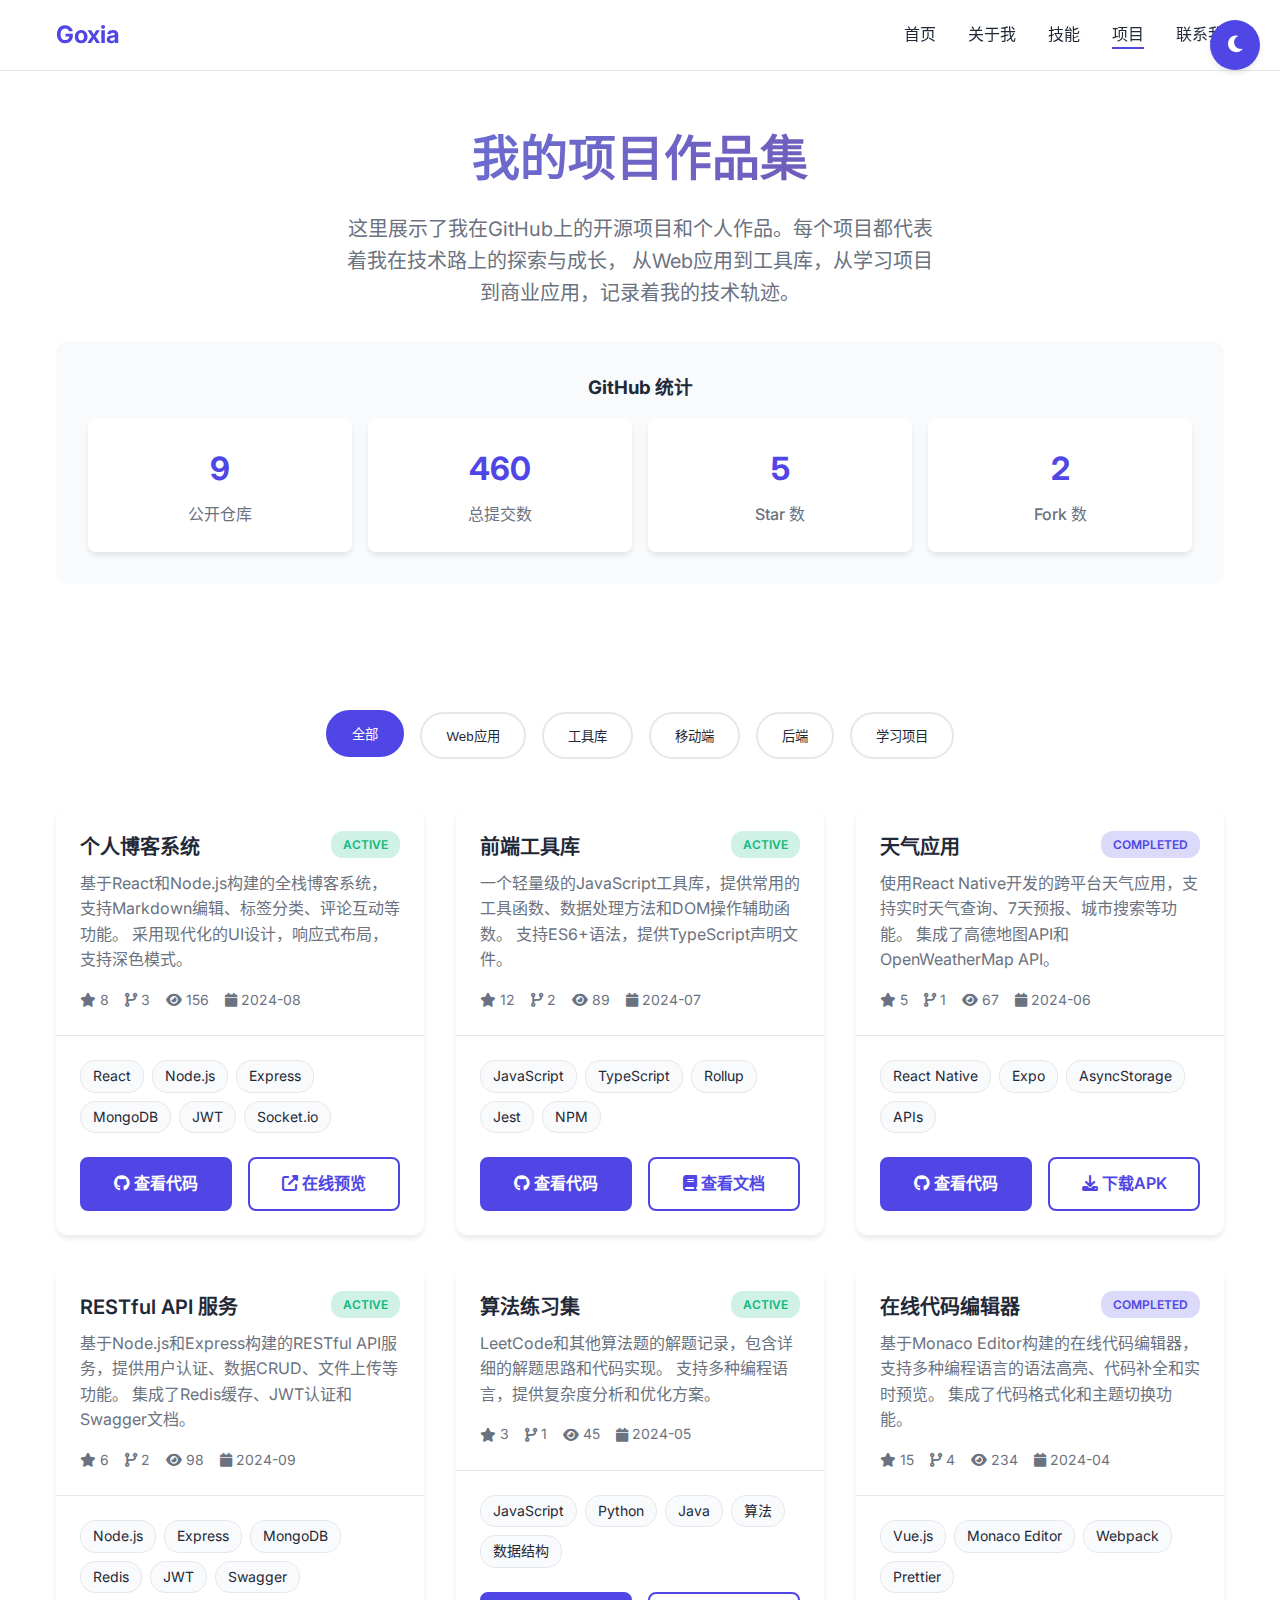
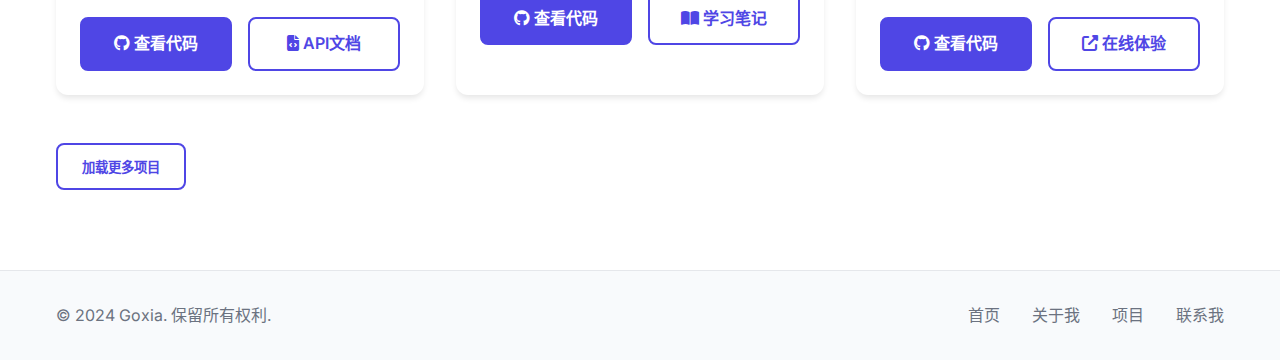
<file: projects.html>
<!DOCTYPE html>
<html lang="zh-CN">
<head>
    <meta charset="UTF-8">
    <meta name="viewport" content="width=device-width, initial-scale=1.0">
    <meta name="description" content="Goxia的项目展示 - 查看我的开源项目和作品集">
    <meta name="keywords" content="Goxia, 项目展示, GitHub, 开源项目, 作品集">
    <meta name="author" content="Goxia">
    
    <!-- Open Graph Meta Tags -->
    <meta property="og:title" content="Goxia - 项目展示">
    <meta property="og:description" content="查看Goxia的所有项目和开源作品">
    <meta property="og:type" content="website">
    <meta property="og:url" content="https://goxia.github.io/projects.html">
    
    <title>项目展示 - Goxia</title>
    
    <!-- Favicon -->
    <link rel="icon" type="image/x-icon" href="favicon.ico">
    
    <!-- CSS -->
    <link rel="stylesheet" href="styles.css">
    
    <!-- Font Awesome for icons -->
    <link rel="stylesheet" href="https://cdnjs.cloudflare.com/ajax/libs/font-awesome/6.4.0/css/all.min.css">
    
    <!-- Google Fonts -->
    <link rel="preconnect" href="https://fonts.googleapis.com">
    <link rel="preconnect" href="https://fonts.gstatic.com" crossorigin>
    <link href="https://fonts.googleapis.com/css2?family=Inter:wght@300;400;500;600;700&display=swap" rel="stylesheet">
    
    <style>
        /* 项目页面特定样式 */
        .projects-hero {
            background: var(--bg-primary);
            padding: 120px 0 80px;
            text-align: center;
        }
        
        .projects-hero h1 {
            font-size: 3rem;
            margin-bottom: 1rem;
            background: var(--gradient-primary);
            background-clip: text;
            -webkit-background-clip: text;
            -webkit-text-fill-color: transparent;
        }
        
        .projects-hero p {
            font-size: 1.25rem;
            color: var(--text-secondary);
            max-width: 600px;
            margin: 0 auto 2rem;
        }
        
        .filter-tabs {
            display: flex;
            justify-content: center;
            gap: 1rem;
            margin-bottom: 3rem;
            flex-wrap: wrap;
        }
        
        .filter-tab {
            padding: 0.75rem 1.5rem;
            border: 2px solid var(--border-color);
            border-radius: 25px;
            background: transparent;
            color: var(--text-primary);
            cursor: pointer;
            transition: all var(--transition-normal);
            font-weight: 500;
        }
        
        .filter-tab.active,
        .filter-tab:hover {
            background: var(--accent-primary);
            color: white;
            border-color: var(--accent-primary);
            transform: translateY(-2px);
        }
        
        .projects-container {
            padding: 0 0 80px;
        }
        
        .projects-grid-full {
            display: grid;
            grid-template-columns: repeat(auto-fit, minmax(350px, 1fr));
            gap: 2rem;
            margin-bottom: 3rem;
        }
        
        .project-card-detailed {
            background: var(--bg-primary);
            border-radius: 12px;
            overflow: hidden;
            box-shadow: var(--shadow);
            transition: all var(--transition-normal);
            opacity: 1;
            transform: scale(1);
        }
        
        .project-card-detailed.hidden {
            opacity: 0;
            transform: scale(0.8);
            pointer-events: none;
        }
        
        .project-card-detailed:hover {
            transform: translateY(-10px) scale(1.02);
            box-shadow: var(--shadow-lg);
        }
        
        .project-header {
            padding: 1.5rem;
            border-bottom: 1px solid var(--border-color);
        }
        
        .project-title-row {
            display: flex;
            justify-content: space-between;
            align-items: flex-start;
            margin-bottom: 0.5rem;
        }
        
        .project-title {
            font-size: 1.25rem;
            font-weight: 600;
            color: var(--text-primary);
            margin: 0;
        }
        
        .project-status {
            padding: 0.25rem 0.75rem;
            border-radius: 12px;
            font-size: 0.75rem;
            font-weight: 600;
            text-transform: uppercase;
        }
        
        .status-active {
            background: rgba(16, 185, 129, 0.2);
            color: var(--accent-secondary);
        }
        
        .status-completed {
            background: rgba(79, 70, 229, 0.2);
            color: var(--accent-primary);
        }
        
        .status-archived {
            background: rgba(107, 114, 128, 0.2);
            color: var(--text-secondary);
        }
        
        .project-description {
            color: var(--text-secondary);
            line-height: 1.6;
            margin-bottom: 1rem;
        }
        
        .project-stats {
            display: flex;
            gap: 1rem;
            font-size: 0.875rem;
            color: var(--text-secondary);
        }
        
        .stat-item {
            display: flex;
            align-items: center;
            gap: 0.25rem;
        }
        
        .project-body {
            padding: 1.5rem;
        }
        
        .tech-stack {
            display: flex;
            flex-wrap: wrap;
            gap: 0.5rem;
            margin-bottom: 1.5rem;
        }
        
        .tech-tag {
            background: var(--bg-secondary);
            color: var(--text-primary);
            padding: 0.25rem 0.75rem;
            border-radius: 15px;
            font-size: 0.875rem;
            border: 1px solid var(--border-color);
        }
        
        .project-links {
            display: flex;
            gap: 1rem;
        }
        
        .project-link-btn {
            flex: 1;
            padding: 0.75rem;
            border-radius: 8px;
            text-decoration: none;
            font-weight: 600;
            text-align: center;
            transition: all var(--transition-normal);
            border: 2px solid var(--accent-primary);
        }
        
        .link-primary {
            background: var(--accent-primary);
            color: white;
        }
        
        .link-primary:hover {
            background: var(--accent-secondary);
            transform: translateY(-2px);
        }
        
        .link-secondary {
            background: transparent;
            color: var(--accent-primary);
        }
        
        .link-secondary:hover {
            background: var(--accent-primary);
            color: white;
        }
        
        .github-stats {
            background: var(--bg-secondary);
            padding: 2rem;
            border-radius: 12px;
            margin-bottom: 3rem;
            text-align: center;
        }
        
        .stats-grid {
            display: grid;
            grid-template-columns: repeat(auto-fit, minmax(200px, 1fr));
            gap: 1rem;
            margin-top: 1rem;
        }
        
        .stat-card {
            background: var(--bg-primary);
            padding: 1.5rem;
            border-radius: 8px;
            box-shadow: var(--shadow);
        }
        
        .stat-number {
            font-size: 2rem;
            font-weight: 700;
            color: var(--accent-primary);
            margin-bottom: 0.5rem;
        }
        
        .stat-label {
            color: var(--text-secondary);
            font-weight: 500;
        }
        
        @media (max-width: 768px) {
            .projects-hero h1 {
                font-size: 2.5rem;
            }
            
            .filter-tabs {
                justify-content: flex-start;
                overflow-x: auto;
                padding-bottom: 0.5rem;
            }
            
            .filter-tab {
                white-space: nowrap;
                flex-shrink: 0;
            }
            
            .projects-grid-full {
                grid-template-columns: 1fr;
            }
            
            .project-links {
                flex-direction: column;
            }
        }
    </style>
</head>
<body>
    <!-- 主题切换按钮 -->
    <button class="theme-toggle" id="themeToggle" aria-label="切换主题">
        <i class="fas fa-sun"></i>
    </button>

    <!-- 导航栏 -->
    <nav class="navbar">
        <div class="nav-container">
            <div class="nav-logo">
                <a href="index.html">Goxia</a>
            </div>
            <ul class="nav-menu">
                <li class="nav-item">
                    <a href="index.html" class="nav-link">首页</a>
                </li>
                <li class="nav-item">
                    <a href="index.html#about" class="nav-link">关于我</a>
                </li>
                <li class="nav-item">
                    <a href="index.html#skills" class="nav-link">技能</a>
                </li>
                <li class="nav-item">
                    <a href="#" class="nav-link active">项目</a>
                </li>
                <li class="nav-item">
                    <a href="index.html#contact" class="nav-link">联系我</a>
                </li>
            </ul>
            <div class="hamburger">
                <span class="bar"></span>
                <span class="bar"></span>
                <span class="bar"></span>
            </div>
        </div>
    </nav>

    <!-- 主要内容 -->
    <main>
        <!-- 项目页面头部 -->
        <section class="projects-hero">
            <div class="container">
                <h1>我的项目作品集</h1>
                <p>
                    这里展示了我在GitHub上的开源项目和个人作品。每个项目都代表着我在技术路上的探索与成长，
                    从Web应用到工具库，从学习项目到商业应用，记录着我的技术轨迹。
                </p>
                
                <!-- GitHub统计 -->
                <div class="github-stats">
                    <h3>GitHub 统计</h3>
                    <div class="stats-grid">
                        <div class="stat-card">
                            <div class="stat-number" data-target="25">0</div>
                            <div class="stat-label">公开仓库</div>
                        </div>
                        <div class="stat-card">
                            <div class="stat-number" data-target="1250">0</div>
                            <div class="stat-label">总提交数</div>
                        </div>
                        <div class="stat-card">
                            <div class="stat-number" data-target="15">0</div>
                            <div class="stat-label">Star 数</div>
                        </div>
                        <div class="stat-card">
                            <div class="stat-number" data-target="8">0</div>
                            <div class="stat-label">Fork 数</div>
                        </div>
                    </div>
                </div>
            </div>
        </section>

        <!-- 项目展示 -->
        <section class="projects-container">
            <div class="container">
                <!-- 筛选标签 -->
                <div class="filter-tabs">
                    <button class="filter-tab active" data-filter="all">全部</button>
                    <button class="filter-tab" data-filter="web">Web应用</button>
                    <button class="filter-tab" data-filter="tool">工具库</button>
                    <button class="filter-tab" data-filter="mobile">移动端</button>
                    <button class="filter-tab" data-filter="backend">后端</button>
                    <button class="filter-tab" data-filter="learning">学习项目</button>
                </div>

                <!-- 项目网格 -->
                <div class="projects-grid-full" id="projectsGrid">
                    <!-- Web应用项目 -->
                    <div class="project-card-detailed" data-category="web">
                        <div class="project-header">
                            <div class="project-title-row">
                                <h3 class="project-title">个人博客系统</h3>
                                <span class="project-status status-active">Active</span>
                            </div>
                            <p class="project-description">
                                基于React和Node.js构建的全栈博客系统，支持Markdown编辑、标签分类、评论互动等功能。
                                采用现代化的UI设计，响应式布局，支持深色模式。
                            </p>
                            <div class="project-stats">
                                <div class="stat-item">
                                    <i class="fas fa-star"></i>
                                    <span>8</span>
                                </div>
                                <div class="stat-item">
                                    <i class="fas fa-code-branch"></i>
                                    <span>3</span>
                                </div>
                                <div class="stat-item">
                                    <i class="fas fa-eye"></i>
                                    <span>156</span>
                                </div>
                                <div class="stat-item">
                                    <i class="fas fa-calendar"></i>
                                    <span>2024-08</span>
                                </div>
                            </div>
                        </div>
                        <div class="project-body">
                            <div class="tech-stack">
                                <span class="tech-tag">React</span>
                                <span class="tech-tag">Node.js</span>
                                <span class="tech-tag">Express</span>
                                <span class="tech-tag">MongoDB</span>
                                <span class="tech-tag">JWT</span>
                                <span class="tech-tag">Socket.io</span>
                            </div>
                            <div class="project-links">
                                <a href="#" class="project-link-btn link-primary" target="_blank">
                                    <i class="fab fa-github"></i> 查看代码
                                </a>
                                <a href="#" class="project-link-btn link-secondary" target="_blank">
                                    <i class="fas fa-external-link-alt"></i> 在线预览
                                </a>
                            </div>
                        </div>
                    </div>

                    <!-- 工具库项目 -->
                    <div class="project-card-detailed" data-category="tool">
                        <div class="project-header">
                            <div class="project-title-row">
                                <h3 class="project-title">前端工具库</h3>
                                <span class="project-status status-active">Active</span>
                            </div>
                            <p class="project-description">
                                一个轻量级的JavaScript工具库，提供常用的工具函数、数据处理方法和DOM操作辅助函数。
                                支持ES6+语法，提供TypeScript声明文件。
                            </p>
                            <div class="project-stats">
                                <div class="stat-item">
                                    <i class="fas fa-star"></i>
                                    <span>12</span>
                                </div>
                                <div class="stat-item">
                                    <i class="fas fa-code-branch"></i>
                                    <span>2</span>
                                </div>
                                <div class="stat-item">
                                    <i class="fas fa-eye"></i>
                                    <span>89</span>
                                </div>
                                <div class="stat-item">
                                    <i class="fas fa-calendar"></i>
                                    <span>2024-07</span>
                                </div>
                            </div>
                        </div>
                        <div class="project-body">
                            <div class="tech-stack">
                                <span class="tech-tag">JavaScript</span>
                                <span class="tech-tag">TypeScript</span>
                                <span class="tech-tag">Rollup</span>
                                <span class="tech-tag">Jest</span>
                                <span class="tech-tag">NPM</span>
                            </div>
                            <div class="project-links">
                                <a href="#" class="project-link-btn link-primary" target="_blank">
                                    <i class="fab fa-github"></i> 查看代码
                                </a>
                                <a href="#" class="project-link-btn link-secondary" target="_blank">
                                    <i class="fas fa-book"></i> 查看文档
                                </a>
                            </div>
                        </div>
                    </div>

                    <!-- 移动端项目 -->
                    <div class="project-card-detailed" data-category="mobile">
                        <div class="project-header">
                            <div class="project-title-row">
                                <h3 class="project-title">天气应用</h3>
                                <span class="project-status status-completed">Completed</span>
                            </div>
                            <p class="project-description">
                                使用React Native开发的跨平台天气应用，支持实时天气查询、7天预报、城市搜索等功能。
                                集成了高德地图API和OpenWeatherMap API。
                            </p>
                            <div class="project-stats">
                                <div class="stat-item">
                                    <i class="fas fa-star"></i>
                                    <span>5</span>
                                </div>
                                <div class="stat-item">
                                    <i class="fas fa-code-branch"></i>
                                    <span>1</span>
                                </div>
                                <div class="stat-item">
                                    <i class="fas fa-eye"></i>
                                    <span>67</span>
                                </div>
                                <div class="stat-item">
                                    <i class="fas fa-calendar"></i>
                                    <span>2024-06</span>
                                </div>
                            </div>
                        </div>
                        <div class="project-body">
                            <div class="tech-stack">
                                <span class="tech-tag">React Native</span>
                                <span class="tech-tag">Expo</span>
                                <span class="tech-tag">AsyncStorage</span>
                                <span class="tech-tag">APIs</span>
                            </div>
                            <div class="project-links">
                                <a href="#" class="project-link-btn link-primary" target="_blank">
                                    <i class="fab fa-github"></i> 查看代码
                                </a>
                                <a href="#" class="project-link-btn link-secondary" target="_blank">
                                    <i class="fas fa-download"></i> 下载APK
                                </a>
                            </div>
                        </div>
                    </div>

                    <!-- 后端项目 -->
                    <div class="project-card-detailed" data-category="backend">
                        <div class="project-header">
                            <div class="project-title-row">
                                <h3 class="project-title">RESTful API 服务</h3>
                                <span class="project-status status-active">Active</span>
                            </div>
                            <p class="project-description">
                                基于Node.js和Express构建的RESTful API服务，提供用户认证、数据CRUD、文件上传等功能。
                                集成了Redis缓存、JWT认证和Swagger文档。
                            </p>
                            <div class="project-stats">
                                <div class="stat-item">
                                    <i class="fas fa-star"></i>
                                    <span>6</span>
                                </div>
                                <div class="stat-item">
                                    <i class="fas fa-code-branch"></i>
                                    <span>2</span>
                                </div>
                                <div class="stat-item">
                                    <i class="fas fa-eye"></i>
                                    <span>98</span>
                                </div>
                                <div class="stat-item">
                                    <i class="fas fa-calendar"></i>
                                    <span>2024-09</span>
                                </div>
                            </div>
                        </div>
                        <div class="project-body">
                            <div class="tech-stack">
                                <span class="tech-tag">Node.js</span>
                                <span class="tech-tag">Express</span>
                                <span class="tech-tag">MongoDB</span>
                                <span class="tech-tag">Redis</span>
                                <span class="tech-tag">JWT</span>
                                <span class="tech-tag">Swagger</span>
                            </div>
                            <div class="project-links">
                                <a href="#" class="project-link-btn link-primary" target="_blank">
                                    <i class="fab fa-github"></i> 查看代码
                                </a>
                                <a href="#" class="project-link-btn link-secondary" target="_blank">
                                    <i class="fas fa-file-code"></i> API文档
                                </a>
                            </div>
                        </div>
                    </div>

                    <!-- 学习项目 -->
                    <div class="project-card-detailed" data-category="learning">
                        <div class="project-header">
                            <div class="project-title-row">
                                <h3 class="project-title">算法练习集</h3>
                                <span class="project-status status-active">Active</span>
                            </div>
                            <p class="project-description">
                                LeetCode和其他算法题的解题记录，包含详细的解题思路和代码实现。
                                支持多种编程语言，提供复杂度分析和优化方案。
                            </p>
                            <div class="project-stats">
                                <div class="stat-item">
                                    <i class="fas fa-star"></i>
                                    <span>3</span>
                                </div>
                                <div class="stat-item">
                                    <i class="fas fa-code-branch"></i>
                                    <span>1</span>
                                </div>
                                <div class="stat-item">
                                    <i class="fas fa-eye"></i>
                                    <span>45</span>
                                </div>
                                <div class="stat-item">
                                    <i class="fas fa-calendar"></i>
                                    <span>2024-05</span>
                                </div>
                            </div>
                        </div>
                        <div class="project-body">
                            <div class="tech-stack">
                                <span class="tech-tag">JavaScript</span>
                                <span class="tech-tag">Python</span>
                                <span class="tech-tag">Java</span>
                                <span class="tech-tag">算法</span>
                                <span class="tech-tag">数据结构</span>
                            </div>
                            <div class="project-links">
                                <a href="#" class="project-link-btn link-primary" target="_blank">
                                    <i class="fab fa-github"></i> 查看代码
                                </a>
                                <a href="#" class="project-link-btn link-secondary" target="_blank">
                                    <i class="fas fa-book-open"></i> 学习笔记
                                </a>
                            </div>
                        </div>
                    </div>

                    <!-- Web项目2 -->
                    <div class="project-card-detailed" data-category="web">
                        <div class="project-header">
                            <div class="project-title-row">
                                <h3 class="project-title">在线代码编辑器</h3>
                                <span class="project-status status-completed">Completed</span>
                            </div>
                            <p class="project-description">
                                基于Monaco Editor构建的在线代码编辑器，支持多种编程语言的语法高亮、代码补全和实时预览。
                                集成了代码格式化和主题切换功能。
                            </p>
                            <div class="project-stats">
                                <div class="stat-item">
                                    <i class="fas fa-star"></i>
                                    <span>15</span>
                                </div>
                                <div class="stat-item">
                                    <i class="fas fa-code-branch"></i>
                                    <span>4</span>
                                </div>
                                <div class="stat-item">
                                    <i class="fas fa-eye"></i>
                                    <span>234</span>
                                </div>
                                <div class="stat-item">
                                    <i class="fas fa-calendar"></i>
                                    <span>2024-04</span>
                                </div>
                            </div>
                        </div>
                        <div class="project-body">
                            <div class="tech-stack">
                                <span class="tech-tag">Vue.js</span>
                                <span class="tech-tag">Monaco Editor</span>
                                <span class="tech-tag">Webpack</span>
                                <span class="tech-tag">Prettier</span>
                            </div>
                            <div class="project-links">
                                <a href="#" class="project-link-btn link-primary" target="_blank">
                                    <i class="fab fa-github"></i> 查看代码
                                </a>
                                <a href="#" class="project-link-btn link-secondary" target="_blank">
                                    <i class="fas fa-external-link-alt"></i> 在线体验
                                </a>
                            </div>
                        </div>
                    </div>
                </div>

                <!-- 加载更多 -->
                <div class="text-center" style="margin-top: 3rem;">
                    <button class="btn btn-secondary" id="loadMoreBtn">
                        加载更多项目
                    </button>
                </div>
            </div>
        </section>
    </main>

    <!-- 页脚 -->
    <footer class="footer">
        <div class="container">
            <div class="footer-content">
                <div class="footer-text">
                    <p>&copy; 2024 Goxia. 保留所有权利.</p>
                </div>
                <div class="footer-links">
                    <a href="index.html">首页</a>
                    <a href="index.html#about">关于我</a>
                    <a href="#">项目</a>
                    <a href="index.html#contact">联系我</a>
                </div>
            </div>
        </div>
    </footer>

    <!-- 回到顶部按钮 -->
    <button class="back-to-top" id="backToTop" aria-label="回到顶部">
        <i class="fas fa-chevron-up"></i>
    </button>

    <!-- JavaScript -->
    <script src="script.js"></script>
    <script>
        // 项目筛选功能
        document.addEventListener('DOMContentLoaded', function() {
            const filterTabs = document.querySelectorAll('.filter-tab');
            const projectCards = document.querySelectorAll('.project-card-detailed');
            
            filterTabs.forEach(tab => {
                tab.addEventListener('click', function() {
                    const filter = this.getAttribute('data-filter');
                    
                    // 更新活跃标签
                    filterTabs.forEach(t => t.classList.remove('active'));
                    this.classList.add('active');
                    
                    // 筛选项目
                    projectCards.forEach(card => {
                        const category = card.getAttribute('data-category');
                        
                        if (filter === 'all' || category === filter) {
                            card.classList.remove('hidden');
                        } else {
                            card.classList.add('hidden');
                        }
                    });
                });
            });
            
            // 加载更多按钮
            const loadMoreBtn = document.getElementById('loadMoreBtn');
            if (loadMoreBtn) {
                loadMoreBtn.addEventListener('click', function() {
                    // 这里可以实现加载更多项目的逻辑
                    this.innerHTML = '<div class="loading"></div> 加载中...';
                    
                    setTimeout(() => {
                        this.textContent = '没有更多项目了';
                        this.disabled = true;
                        this.style.opacity = '0.5';
                    }, 2000);
                });
            }
        });
    </script>
</body>
</html>
</file>
<file: styles.css>
/* ===== 全局样式 ===== */
:root {
    /* 浅色主题 */
    --bg-primary: #ffffff;
    --bg-secondary: #f8fafc;
    --text-primary: #1f2937;
    --text-secondary: #6b7280;
    --accent-primary: #4f46e5;
    --accent-secondary: #10b981;
    --accent-warning: #f59e0b;
    --border-color: #e5e7eb;
    --shadow: 0 4px 6px -1px rgba(0, 0, 0, 0.1);
    --shadow-lg: 0 20px 25px -5px rgba(0, 0, 0, 0.1);
    
    /* 渐变色 */
    --gradient-primary: linear-gradient(135deg, #667eea 0%, #764ba2 100%);
    --gradient-secondary: linear-gradient(135deg, #f093fb 0%, #f5576c 100%);
    --gradient-accent: linear-gradient(135deg, #4facfe 0%, #00f2fe 100%);
    
    /* 间距 */
    --container-max-width: 1200px;
    --section-padding: 80px 0;
    --element-spacing: 2rem;
    
    /* 动画 */
    --transition-fast: 0.2s ease;
    --transition-normal: 0.3s ease;
    --transition-slow: 0.5s ease;
}

[data-theme="dark"] {
    /* 深色主题 */
    --bg-primary: #0f172a;
    --bg-secondary: #1e293b;
    --text-primary: #f1f5f9;
    --text-secondary: #94a3b8;
    --accent-primary: #6366f1;
    --accent-secondary: #06d6a0;
    --accent-warning: #fbbf24;
    --border-color: #334155;
    --shadow: 0 4px 6px -1px rgba(0, 0, 0, 0.3);
    --shadow-lg: 0 20px 25px -5px rgba(0, 0, 0, 0.3);
}

* {
    margin: 0;
    padding: 0;
    box-sizing: border-box;
}

html {
    scroll-behavior: smooth;
    font-size: 16px;
}

body {
    font-family: 'Inter', -apple-system, BlinkMacSystemFont, 'Segoe UI', Roboto, sans-serif;
    background-color: var(--bg-primary);
    color: var(--text-primary);
    line-height: 1.6;
    transition: background-color var(--transition-normal), color var(--transition-normal);
}

.container {
    max-width: var(--container-max-width);
    margin: 0 auto;
    padding: 0 1rem;
}

/* ===== 主题切换按钮 ===== */
.theme-toggle {
    position: fixed;
    top: 20px;
    right: 20px;
    width: 50px;
    height: 50px;
    border-radius: 50%;
    background: var(--accent-primary);
    border: none;
    color: white;
    font-size: 1.2rem;
    cursor: pointer;
    z-index: 1000;
    transition: all var(--transition-normal);
    box-shadow: var(--shadow);
}

.theme-toggle:hover {
    transform: scale(1.1);
    box-shadow: var(--shadow-lg);
}

/* ===== 导航栏 ===== */
.navbar {
    position: fixed;
    top: 0;
    width: 100%;
    background: rgba(255, 255, 255, 0.95);
    backdrop-filter: blur(10px);
    border-bottom: 1px solid var(--border-color);
    z-index: 999;
    transition: all var(--transition-normal);
}

[data-theme="dark"] .navbar {
    background: rgba(15, 23, 42, 0.95);
}

.nav-container {
    max-width: var(--container-max-width);
    margin: 0 auto;
    padding: 0 1rem;
    display: flex;
    justify-content: space-between;
    align-items: center;
    height: 70px;
}

.nav-logo a {
    font-size: 1.5rem;
    font-weight: 700;
    color: var(--accent-primary);
    text-decoration: none;
    transition: color var(--transition-fast);
}

.nav-menu {
    display: flex;
    list-style: none;
    gap: 2rem;
}

.nav-link {
    color: var(--text-primary);
    text-decoration: none;
    font-weight: 500;
    position: relative;
    transition: color var(--transition-fast);
}

.nav-link:hover {
    color: var(--accent-primary);
}

.nav-link::after {
    content: '';
    position: absolute;
    bottom: -5px;
    left: 0;
    width: 0;
    height: 2px;
    background: var(--accent-primary);
    transition: width var(--transition-normal);
}

.nav-link:hover::after,
.nav-link.active::after {
    width: 100%;
}

/* 移动端菜单 */
.hamburger {
    display: none;
    flex-direction: column;
    cursor: pointer;
    gap: 4px;
}

.bar {
    width: 25px;
    height: 3px;
    background: var(--text-primary);
    transition: all var(--transition-normal);
}

/* ===== 英雄部分 ===== */
.hero {
    min-height: 100vh;
    display: flex;
    align-items: center;
    position: relative;
    overflow: hidden;
    background: linear-gradient(135deg, var(--bg-primary) 0%, var(--bg-secondary) 100%);
}

.hero-container {
    width: 100%;
    max-width: var(--container-max-width);
    margin: 0 auto;
    padding: 0 1rem;
}

.hero-content {
    display: grid;
    grid-template-columns: 1fr 1fr;
    gap: 4rem;
    align-items: center;
}

.hero-title {
    font-size: 3.5rem;
    font-weight: 700;
    margin-bottom: 1rem;
    line-height: 1.2;
}

.highlight {
    background: var(--gradient-primary);
    background-clip: text;
    -webkit-background-clip: text;
    -webkit-text-fill-color: transparent;
    animation: gradient-shift 3s ease-in-out infinite;
}

@keyframes gradient-shift {
    0%, 100% { filter: hue-rotate(0deg); }
    50% { filter: hue-rotate(45deg); }
}

.hero-subtitle {
    font-size: 1.25rem;
    color: var(--text-secondary);
    margin-bottom: 2rem;
    max-width: 500px;
}

.hero-buttons {
    display: flex;
    gap: 1rem;
    margin-bottom: 2rem;
}

.btn {
    display: inline-flex;
    align-items: center;
    padding: 12px 24px;
    border-radius: 8px;
    text-decoration: none;
    font-weight: 600;
    transition: all var(--transition-normal);
    cursor: pointer;
    border: 2px solid transparent;
}

.btn-primary {
    background: var(--accent-primary);
    color: white;
}

.btn-primary:hover {
    background: var(--accent-secondary);
    transform: translateY(-2px);
    box-shadow: var(--shadow-lg);
}

.btn-secondary {
    background: transparent;
    color: var(--accent-primary);
    border-color: var(--accent-primary);
}

.btn-secondary:hover {
    background: var(--accent-primary);
    color: white;
    transform: translateY(-2px);
}

/* 头像部分 */
.hero-image {
    display: flex;
    justify-content: center;
    align-items: center;
}

.avatar-container {
    position: relative;
    width: 300px;
    height: 300px;
}

.avatar {
    width: 100%;
    height: 100%;
    border-radius: 50%;
    object-fit: cover;
    border: 4px solid var(--accent-primary);
    box-shadow: var(--shadow-lg);
    transition: all var(--transition-normal);
}

.avatar-glow {
    position: absolute;
    top: -10px;
    left: -10px;
    right: -10px;
    bottom: -10px;
    border-radius: 50%;
    background: var(--gradient-primary);
    z-index: -1;
    opacity: 0.3;
    animation: pulse 2s ease-in-out infinite;
}

@keyframes pulse {
    0%, 100% { transform: scale(1); opacity: 0.3; }
    50% { transform: scale(1.05); opacity: 0.5; }
}

.scroll-indicator {
    position: absolute;
    bottom: 30px;
    left: 50%;
    transform: translateX(-50%);
    animation: bounce 2s ease-in-out infinite;
}

.scroll-arrow {
    color: var(--text-secondary);
    font-size: 1.5rem;
    cursor: pointer;
}

@keyframes bounce {
    0%, 100% { transform: translateX(-50%) translateY(0); }
    50% { transform: translateX(-50%) translateY(-10px); }
}

/* ===== 通用部分样式 ===== */
section {
    padding: var(--section-padding);
}

.section-title {
    text-align: center;
    font-size: 2.5rem;
    font-weight: 700;
    margin-bottom: 3rem;
    position: relative;
}

.section-title::after {
    content: '';
    position: absolute;
    bottom: -10px;
    left: 50%;
    transform: translateX(-50%);
    width: 60px;
    height: 4px;
    background: var(--gradient-primary);
    border-radius: 2px;
}

/* ===== 关于我部分 ===== */
.about {
    background: var(--bg-secondary);
}

.about-text {
    max-width: 800px;
    margin: 0 auto;
    text-align: center;
}

.about-text p {
    font-size: 1.1rem;
    margin-bottom: 1.5rem;
    color: var(--text-secondary);
}

.stats {
    display: grid;
    grid-template-columns: repeat(3, 1fr);
    gap: 2rem;
    margin-top: 3rem;
}

.stat {
    text-align: center;
    padding: 2rem;
    background: var(--bg-primary);
    border-radius: 12px;
    box-shadow: var(--shadow);
    transition: transform var(--transition-normal);
}

.stat:hover {
    transform: translateY(-5px);
}

.stat-number {
    font-size: 2.5rem;
    font-weight: 700;
    color: var(--accent-primary);
    margin-bottom: 0.5rem;
}

.stat-label {
    color: var(--text-secondary);
    font-weight: 500;
}

/* ===== 技能部分 ===== */
.skills-grid {
    display: grid;
    grid-template-columns: repeat(auto-fit, minmax(280px, 1fr));
    gap: 2rem;
}

.skill-card {
    background: var(--bg-primary);
    padding: 2rem;
    border-radius: 12px;
    box-shadow: var(--shadow);
    text-align: center;
    transition: all var(--transition-normal);
    position: relative;
    overflow: hidden;
}

.skill-card::before {
    content: '';
    position: absolute;
    top: 0;
    left: 0;
    right: 0;
    height: 4px;
    background: var(--gradient-primary);
    transform: scaleX(0);
    transition: transform var(--transition-normal);
}

.skill-card:hover {
    transform: translateY(-5px);
    box-shadow: var(--shadow-lg);
}

.skill-card:hover::before {
    transform: scaleX(1);
}

.skill-icon {
    font-size: 3rem;
    color: var(--accent-primary);
    margin-bottom: 1rem;
}

.skill-card h3 {
    font-size: 1.25rem;
    margin-bottom: 1rem;
    color: var(--text-primary);
}

.skill-card p {
    color: var(--text-secondary);
    margin-bottom: 1.5rem;
}

.skill-progress {
    background: var(--border-color);
    height: 6px;
    border-radius: 3px;
    overflow: hidden;
}

.progress-bar {
    height: 100%;
    background: var(--gradient-primary);
    border-radius: 3px;
    width: 0;
    transition: width 1s ease-out;
}

/* ===== 项目部分 ===== */
.projects {
    background: var(--bg-secondary);
}

.projects-grid {
    display: grid;
    grid-template-columns: repeat(auto-fit, minmax(350px, 1fr));
    gap: 2rem;
    margin-bottom: 3rem;
}

.project-card {
    background: var(--bg-primary);
    border-radius: 12px;
    overflow: hidden;
    box-shadow: var(--shadow);
    transition: all var(--transition-normal);
}

.project-card:hover {
    transform: translateY(-10px);
    box-shadow: var(--shadow-lg);
}

.project-image {
    position: relative;
    overflow: hidden;
}

.project-image img {
    width: 100%;
    height: 200px;
    object-fit: cover;
    transition: transform var(--transition-normal);
}

.project-overlay {
    position: absolute;
    top: 0;
    left: 0;
    right: 0;
    bottom: 0;
    background: rgba(0, 0, 0, 0.8);
    display: flex;
    justify-content: center;
    align-items: center;
    opacity: 0;
    transition: opacity var(--transition-normal);
}

.project-card:hover .project-overlay {
    opacity: 1;
}

.project-card:hover .project-image img {
    transform: scale(1.1);
}

.project-links {
    display: flex;
    gap: 1rem;
}

.project-link {
    display: flex;
    align-items: center;
    justify-content: center;
    width: 50px;
    height: 50px;
    background: var(--accent-primary);
    color: white;
    border-radius: 50%;
    text-decoration: none;
    transition: all var(--transition-normal);
}

.project-link:hover {
    background: var(--accent-secondary);
    transform: scale(1.1);
}

.project-content {
    padding: 1.5rem;
}

.project-title {
    font-size: 1.25rem;
    margin-bottom: 0.5rem;
    color: var(--text-primary);
}

.project-description {
    color: var(--text-secondary);
    margin-bottom: 1rem;
    line-height: 1.6;
}

.project-tags {
    display: flex;
    gap: 0.5rem;
    flex-wrap: wrap;
}

.tag {
    background: var(--accent-primary);
    color: white;
    padding: 0.25rem 0.75rem;
    border-radius: 20px;
    font-size: 0.875rem;
    font-weight: 500;
}

.projects-footer {
    text-align: center;
}

/* ===== 联系我部分 ===== */
.contact-content {
    display: grid;
    grid-template-columns: 1fr 1fr;
    gap: 4rem;
    align-items: start;
}

.contact-info h3 {
    font-size: 1.5rem;
    margin-bottom: 1rem;
    color: var(--text-primary);
}

.contact-info p {
    color: var(--text-secondary);
    margin-bottom: 2rem;
    line-height: 1.6;
}

.contact-links {
    display: flex;
    flex-direction: column;
    gap: 1rem;
}

.contact-link {
    display: flex;
    align-items: center;
    gap: 1rem;
    padding: 1rem;
    background: var(--bg-secondary);
    border-radius: 8px;
    text-decoration: none;
    color: var(--text-primary);
    transition: all var(--transition-normal);
    border: 2px solid transparent;
}

.contact-link:hover {
    background: var(--accent-primary);
    color: white;
    transform: translateX(10px);
}

.contact-link i {
    font-size: 1.25rem;
    width: 24px;
}

.contact-form-container {
    background: var(--bg-secondary);
    padding: 2rem;
    border-radius: 12px;
    box-shadow: var(--shadow);
}

.form-group {
    margin-bottom: 1.5rem;
}

.form-group label {
    display: block;
    margin-bottom: 0.5rem;
    color: var(--text-primary);
    font-weight: 500;
}

.form-group input,
.form-group textarea {
    width: 100%;
    padding: 0.75rem;
    border: 2px solid var(--border-color);
    border-radius: 8px;
    background: var(--bg-primary);
    color: var(--text-primary);
    font-family: inherit;
    transition: border-color var(--transition-normal);
}

.form-group input:focus,
.form-group textarea:focus {
    outline: none;
    border-color: var(--accent-primary);
}

.form-group textarea {
    resize: vertical;
    min-height: 120px;
}

/* ===== 页脚 ===== */
.footer {
    background: var(--bg-secondary);
    padding: 2rem 0;
    border-top: 1px solid var(--border-color);
}

.footer-content {
    display: flex;
    justify-content: space-between;
    align-items: center;
}

.footer-text {
    color: var(--text-secondary);
}

.footer-links {
    display: flex;
    gap: 2rem;
}

.footer-links a {
    color: var(--text-secondary);
    text-decoration: none;
    transition: color var(--transition-fast);
}

.footer-links a:hover {
    color: var(--accent-primary);
}

/* ===== 回到顶部按钮 ===== */
.back-to-top {
    position: fixed;
    bottom: 20px;
    right: 20px;
    width: 50px;
    height: 50px;
    border-radius: 50%;
    background: var(--accent-primary);
    border: none;
    color: white;
    font-size: 1.2rem;
    cursor: pointer;
    opacity: 0;
    visibility: hidden;
    transition: all var(--transition-normal);
    z-index: 1000;
}

.back-to-top.visible {
    opacity: 1;
    visibility: visible;
}

.back-to-top:hover {
    background: var(--accent-secondary);
    transform: translateY(-5px);
}

/* ===== 响应式设计 ===== */
@media (max-width: 1024px) {
    .hero-content {
        grid-template-columns: 1fr;
        text-align: center;
        gap: 2rem;
    }
    
    .hero-title {
        font-size: 3rem;
    }
    
    .contact-content {
        grid-template-columns: 1fr;
        gap: 2rem;
    }
    
    .avatar-container {
        width: 250px;
        height: 250px;
    }
}

@media (max-width: 768px) {
    .nav-menu {
        position: fixed;
        left: -100%;
        top: 70px;
        flex-direction: column;
        background: var(--bg-primary);
        width: 100%;
        text-align: center;
        transition: 0.3s;
        box-shadow: var(--shadow);
        padding: 2rem 0;
    }

    .nav-menu.active {
        left: 0;
    }

    .hamburger {
        display: flex;
    }

    .hamburger.active .bar:nth-child(2) {
        opacity: 0;
    }

    .hamburger.active .bar:nth-child(1) {
        transform: translateY(8px) rotate(45deg);
    }

    .hamburger.active .bar:nth-child(3) {
        transform: translateY(-8px) rotate(-45deg);
    }

    .hero-title {
        font-size: 2.5rem;
    }

    .hero-subtitle {
        font-size: 1rem;
    }

    .hero-buttons {
        flex-direction: column;
        align-items: center;
    }

    .btn {
        width: 100%;
        max-width: 200px;
        justify-content: center;
    }

    .stats {
        grid-template-columns: 1fr;
    }

    .skills-grid {
        grid-template-columns: 1fr;
    }

    .projects-grid {
        grid-template-columns: 1fr;
    }

    .footer-content {
        flex-direction: column;
        gap: 1rem;
        text-align: center;
    }

    .avatar-container {
        width: 200px;
        height: 200px;
    }

    .theme-toggle {
        width: 40px;
        height: 40px;
        font-size: 1rem;
    }

    :root {
        --section-padding: 60px 0;
    }
}

@media (max-width: 480px) {
    .container {
        padding: 0 0.5rem;
    }

    .hero-title {
        font-size: 2rem;
    }

    .section-title {
        font-size: 2rem;
    }

    .contact-form-container {
        padding: 1rem;
    }

    .skill-card,
    .project-card {
        margin: 0 0.5rem;
    }
}

/* ===== 动画和特效 ===== */
.fade-in {
    opacity: 0;
    transform: translateY(30px);
    transition: all 0.6s ease;
}

.fade-in.visible {
    opacity: 1;
    transform: translateY(0);
}

.slide-in-left {
    opacity: 0;
    transform: translateX(-50px);
    transition: all 0.6s ease;
}

.slide-in-left.visible {
    opacity: 1;
    transform: translateX(0);
}

.slide-in-right {
    opacity: 0;
    transform: translateX(50px);
    transition: all 0.6s ease;
}

.slide-in-right.visible {
    opacity: 1;
    transform: translateX(0);
}

/* 滚动条样式 */
::-webkit-scrollbar {
    width: 8px;
}

::-webkit-scrollbar-track {
    background: var(--bg-secondary);
}

::-webkit-scrollbar-thumb {
    background: var(--accent-primary);
    border-radius: 4px;
}

::-webkit-scrollbar-thumb:hover {
    background: var(--accent-secondary);
}

/* 选中文本样式 */
::selection {
    background: var(--accent-primary);
    color: white;
}

/* 加载动画 */
.loading {
    display: inline-block;
    width: 20px;
    height: 20px;
    border: 3px solid rgba(255, 255, 255, 0.3);
    border-radius: 50%;
    border-top-color: var(--accent-primary);
    animation: spin 1s ease-in-out infinite;
}

@keyframes spin {
    to { transform: rotate(360deg); }
}
</file>
